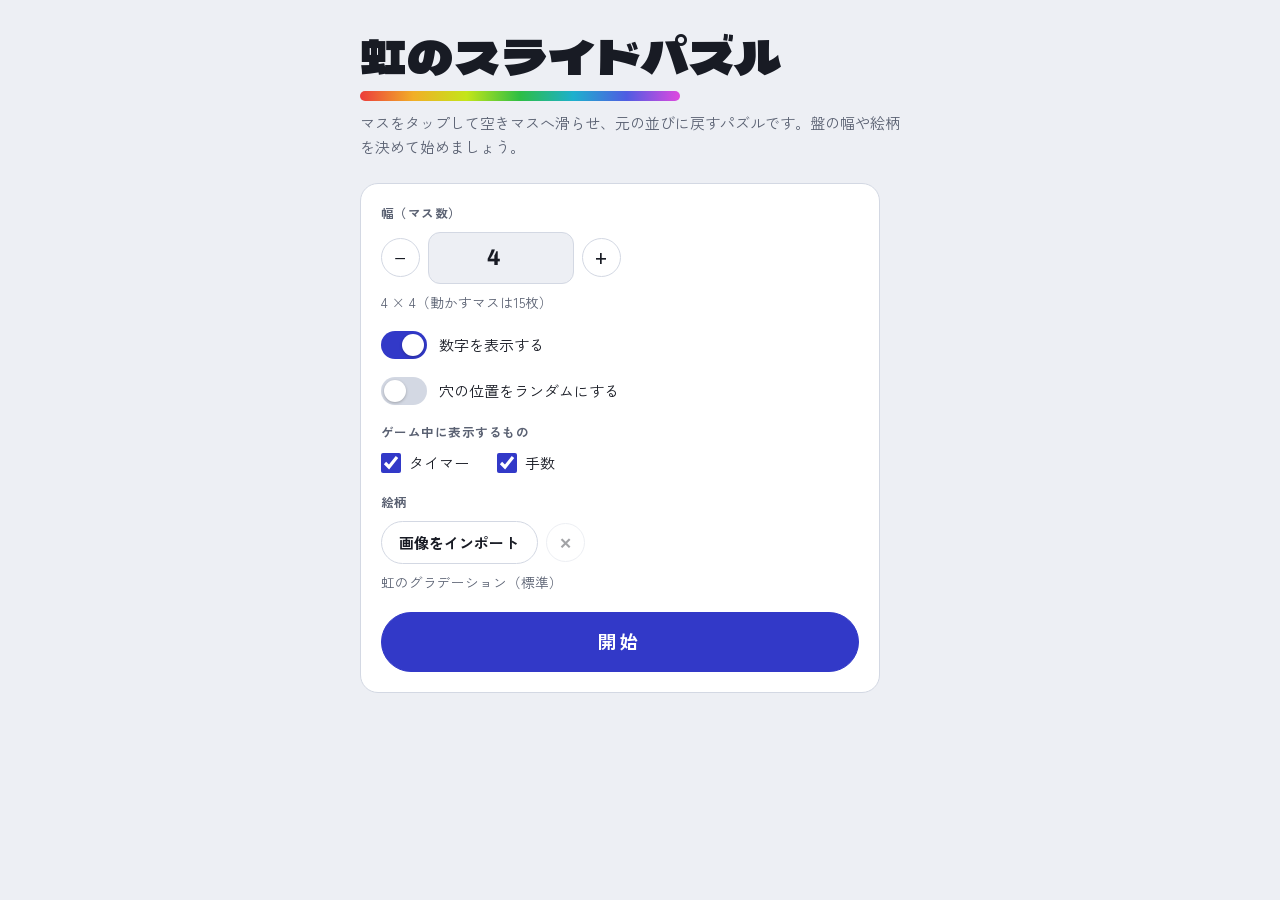
<file: slide-puzzle/index.html>
<!doctype html>
<html lang="ja">
<head>
<meta charset="utf-8">
<meta name="viewport" content="width=device-width, initial-scale=1, viewport-fit=cover">
<meta name="description" content="幅を自由に決められ、虹のグラデーションや好きな画像で遊べるスライドパズル。">
<title>虹のスライドパズル</title>
<link rel="preconnect" href="https://fonts.googleapis.com">
<link rel="preconnect" href="https://fonts.gstatic.com" crossorigin>
<link href="https://fonts.googleapis.com/css2?family=Chivo+Mono:wght@500;700&family=Dela+Gothic+One&family=Zen+Kaku+Gothic+New:wght@400;700&display=swap" rel="stylesheet">
<link rel="stylesheet" href="css/style.css">
</head>
<body>
<main id="start" class="start">
  <header class="brand">
    <h1>虹のスライドパズル</h1>
    <div class="spectrum" aria-hidden="true"></div>
    <p class="lede">マスをタップして空きマスへ滑らせ、元の並びに戻すパズルです。盤の幅や絵柄を決めて始めましょう。</p>
  </header>

  <div class="startBody">
    <form id="setup" class="setup" novalidate>
      <div class="field">
        <label for="sizeInput" class="label">幅（マス数）</label>
        <div class="stepper">
          <button type="button" id="sizeDec" class="btn icon" aria-label="幅を1減らす">−</button>
          <input id="sizeInput" type="number" inputmode="numeric" min="2" step="1" value="4" aria-describedby="sizeNote">
          <button type="button" id="sizeInc" class="btn icon" aria-label="幅を1増やす">+</button>
        </div>
        <p id="sizeNote" class="note">4 × 4（動かすマスは15枚）</p>
      </div>

      <label class="switch" for="optNum">
        <input type="checkbox" id="optNum" checked>
        <span class="track" aria-hidden="true"></span>
        <span>数字を表示する</span>
      </label>
      <label class="switch" for="optHole">
        <input type="checkbox" id="optHole">
        <span class="track" aria-hidden="true"></span>
        <span>穴の位置をランダムにする</span>
      </label>

      <div class="field">
        <span class="label">ゲーム中に表示するもの</span>
        <div class="checkRow">
          <label class="check" for="optTimer"><input type="checkbox" id="optTimer" checked><span>タイマー</span></label>
          <label class="check" for="optMoves"><input type="checkbox" id="optMoves" checked><span>手数</span></label>
        </div>
        <p id="scoreWarn" class="warnSmall" hidden>ポイントが算出できなくなります</p>
      </div>

      <div class="field">
        <span class="label">絵柄</span>
        <div class="imgRow">
          <button type="button" id="importBtn" class="btn">画像をインポート</button>
          <button type="button" id="clearImg" class="btn icon" aria-label="画像を消す" disabled>✕</button>
        </div>
        <p id="imgNote" class="note imgName">虹のグラデーション（標準）</p>
        <button type="button" id="recropBtn" class="link" hidden>切り抜く範囲を調整する</button>
      </div>

      <button type="submit" class="btn primary big">開始</button>
    </form>
  </div>
</main>

<section id="game" class="game" hidden>
  <div class="hud" id="hud">
    <button type="button" id="giveUp" class="btn small">諦める</button>
    <div class="stat" id="statTime"><span class="k">時間</span><span id="timer" class="v">00:00.0</span></div>
    <div class="stat" id="statMoves"><span class="k">手数</span><span id="moves" class="v">0</span></div>
  </div>
  <div id="doneTop" class="doneTop" hidden>
    <span id="dLabel" class="k">ポイント</span>
    <span id="dPoints" class="pv">0</span>
    <span id="dSub" class="sub"></span>
  </div>
  <div id="stage" class="stage">
    <canvas id="board" aria-label="パズル盤面" tabindex="0"></canvas>
    <p id="hint" class="hint">最初にマスを動かすとタイマーが始まります</p>
  </div>
  <div id="zoomBar" class="zoomBar" hidden>
    <button type="button" id="zoomOut" class="btn icon" aria-label="縮小">−</button>
    <input id="zoomRange" type="range" min="0" max="1000" value="0" aria-label="縮尺">
    <button type="button" id="zoomIn" class="btn icon" aria-label="拡大">+</button>
    <span id="zoomPct" class="pct">100%</span>
  </div>
  <div id="doneBar" class="doneBar" hidden>
    <button type="button" id="doneStart" class="btn">開始画面に戻る</button>
    <button type="button" id="doneShare" class="btn">共有する</button>
    <button type="button" id="doneAgain" class="btn primary">もう一度する</button>
  </div>
</section>

<div id="cropModal" class="modal" hidden role="dialog" aria-modal="true" aria-labelledby="cropTitle">
  <div class="sheet">
    <h2 id="cropTitle">切り抜く範囲を選ぶ</h2>
    <p class="note">枠の中がパズルになります。ドラッグで位置を、スライダーや2本指・ホイールで大きさを調整できます。</p>
    <div id="cropBox" class="cropBox"><canvas id="cropCanvas"></canvas></div>
    <div class="cropZoomRow">
      <span>小</span>
      <input id="cropZoom" type="range" min="0" max="1000" value="0" aria-label="切り抜きの拡大率">
      <span>大</span>
    </div>
    <div class="actions">
      <button type="button" id="cropCancel" class="btn">取り消す</button>
      <button type="button" id="cropOk" class="btn primary">この範囲で決定</button>
    </div>
  </div>
</div>

<div id="clearModal" class="modal" hidden role="dialog" aria-modal="true" aria-labelledby="clearTitle">
  <div class="sheet clear">
    <button type="button" id="clearClose" class="btn icon close" aria-label="結果を閉じて盤面を見る">✕</button>
    <p id="clearSize" class="eyebrow">4 × 4</p>
    <h2 id="clearTitle">完成！</h2>
    <div class="bar" aria-hidden="true"></div>
    <dl class="results" id="results">
      <div id="resTime"><dt>かかった時間</dt><dd id="rTime">00:00.0</dd></div>
      <div id="resMoves"><dt>手数</dt><dd id="rMoves">0</dd></div>
    </dl>
    <p id="noPoints" class="note" hidden>タイマーか手数の表示がオフのため、ポイントは算出していません。</p>
    <div class="points" id="pointsBlock">
      <span class="k">ポイント</span>
      <span id="rPoints" class="pv">0</span>
      <span id="rBest" class="best"></span>
    </div>
    <p id="rFormula" class="formula"></p>
    <button type="button" id="shareBtn" class="btn share">共有する</button>
    <div class="actions">
      <button type="button" id="toStart" class="btn">開始画面に戻る</button>
      <button type="button" id="again" class="btn primary">もう一度する</button>
    </div>
  </div>
</div>

<div id="shareModal" class="modal" hidden role="dialog" aria-modal="true" aria-labelledby="shareTitle">
  <div class="sheet">
    <button type="button" id="shareX" class="btn icon close" aria-label="閉じる">✕</button>
    <h2 id="shareTitle">戦績の画像</h2>
    <p class="note">この画面では直接保存できなかったため、画像を長押し（パソコンでは右クリック）して保存してください。</p>
    <img id="shareImg" alt="ポイント・完成図・時間・手数をまとめた戦績の画像">
    <div class="actions"><button type="button" id="shareClose" class="btn">閉じる</button></div>
  </div>
</div>

<input type="file" id="fileInput" accept="image/*" hidden>

<script src="js/main.js"></script>
</body>
</html>
</file>
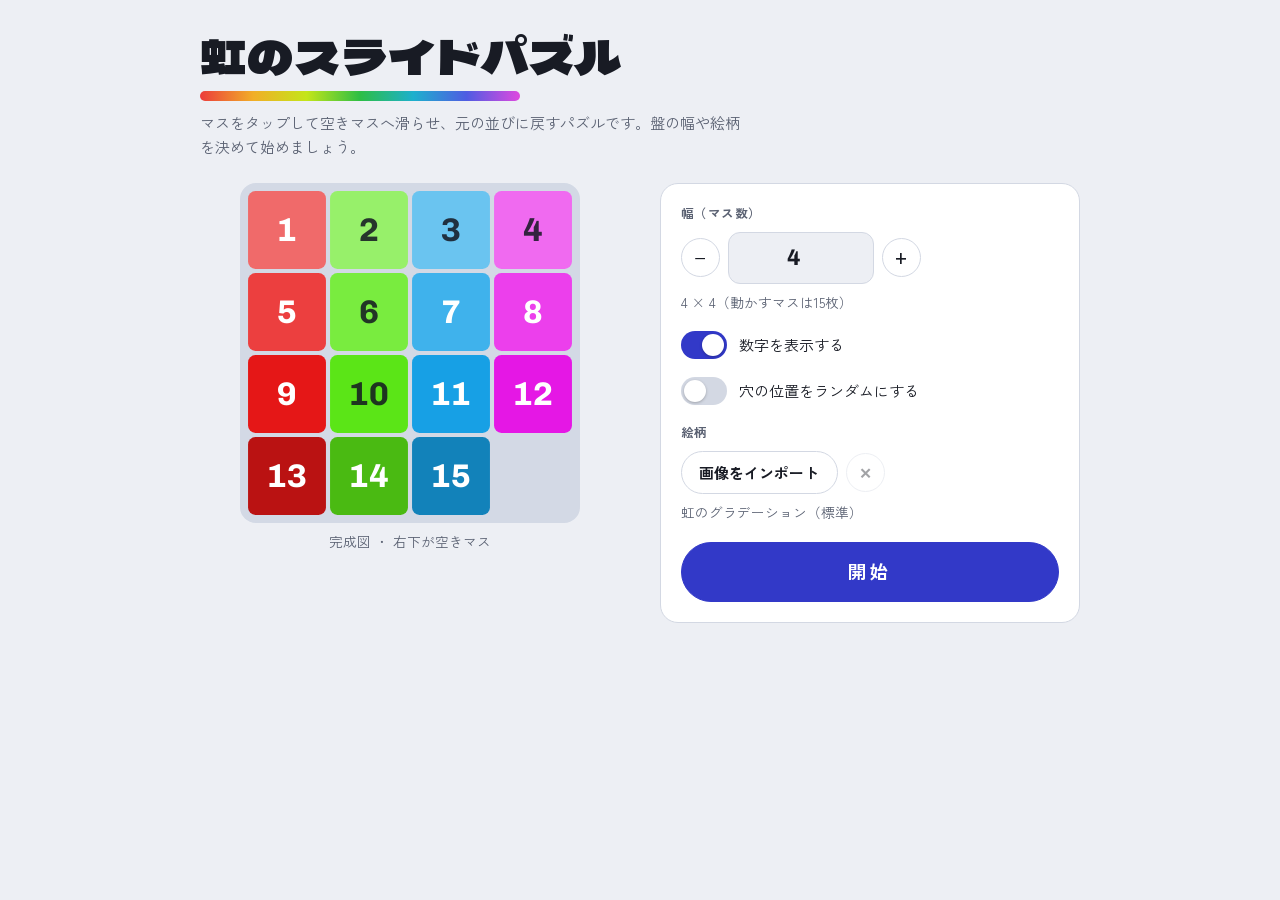
<file: 虹のスライドパズル.html>
<!doctype html><html><head><meta charset=utf8><meta name=viewport content="width=device-width,initial-scale=1,viewport-fit=cover"><style>:root{color-scheme:light;box-sizing:border-box;padding-top:env(safe-area-inset-top,0px);padding-bottom:env(safe-area-inset-bottom,0px)}html{scroll-padding-top:env(safe-area-inset-top,0px)}body{margin:0;padding:0;font:14px -apple-system,BlinkMacSystemFont,sans-serif;background:#fff;color:#000}img{max-width:100%}[hidden]:not([hidden=until-found i]){display:none!important}</style></head><body>
<title>虹のスライドパズル</title>
<link rel="preconnect" href="https://fonts.googleapis.com">
<link rel="preconnect" href="https://fonts.gstatic.com" crossorigin>
<link href="https://fonts.googleapis.com/css2?family=Chivo+Mono:wght@500;700&family=Dela+Gothic+One&family=Zen+Kaku+Gothic+New:wght@400;700&display=swap" rel="stylesheet">
<style>
/* Layout: one-column setup card (two columns on wide screens) → full-height game screen with HUD / stage / zoom bar */
:root {
  --bg: #EDEFF4;
  --surface: #FFFFFF;
  --ink: #181B24;
  --muted: #5A6172;
  --line: #D3D8E3;
  --accent: #3239C8;
  --accent-ink: #FFFFFF;
  --tray: #D3D9E5;
  --stage: #E2E6EE;
  --scrim: rgba(18, 20, 28, .55);
  --danger: #B42318;
  --f-display: "Dela Gothic One", "Hiragino Sans", "Yu Gothic", sans-serif;
  --f-body: "Zen Kaku Gothic New", "Hiragino Sans", "Yu Gothic", "Meiryo", sans-serif;
  --f-mono: "Chivo Mono", ui-monospace, "SFMono-Regular", Menlo, monospace;
  --spectrum: linear-gradient(90deg, hsl(0 82% 58%), hsl(40 88% 55%), hsl(70 80% 50%), hsl(130 62% 46%), hsl(190 75% 46%), hsl(235 72% 60%), hsl(300 70% 58%));
}
@media (prefers-color-scheme: dark) {
  :root:not([data-theme="light"]) {
    --bg: #101219; --surface: #1A1D27; --ink: #EBEDF3; --muted: #9BA2B4; --line: #2C3140;
    --accent: #8C92FF; --accent-ink: #0E1020; --tray: #07080C; --stage: #151821;
    --scrim: rgba(0, 0, 0, .62); --danger: #FF8A7A; color-scheme: dark;
  }
}
:root[data-theme="dark"] {
  --bg: #101219; --surface: #1A1D27; --ink: #EBEDF3; --muted: #9BA2B4; --line: #2C3140;
  --accent: #8C92FF; --accent-ink: #0E1020; --tray: #07080C; --stage: #151821;
  --scrim: rgba(0, 0, 0, .62); --danger: #FF8A7A; color-scheme: dark;
}
html, body { height: 100%; }
body {
  background: var(--bg); color: var(--ink);
  font-family: var(--f-body); font-size: 15px; line-height: 1.6;
  padding-inline: 16px; box-sizing: border-box;
  -webkit-tap-highlight-color: transparent;
}
body.playing { overflow: hidden; overscroll-behavior: none; }
*, *::before, *::after { box-sizing: inherit; }
button, input { font: inherit; color: inherit; }

/* ---------- buttons ---------- */
.btn {
  appearance: none; border: 1px solid var(--line); background: var(--surface);
  border-radius: 999px; padding: .55em 1.15em; font-weight: 700; cursor: pointer;
  display: inline-flex; align-items: center; justify-content: center; gap: .4em;
  transition: transform .08s ease, background-color .15s ease, border-color .15s ease;
  touch-action: manipulation; user-select: none;
}
.btn:active { transform: scale(.97); }
.btn:disabled { opacity: .4; cursor: not-allowed; transform: none; }
.btn.primary { background: var(--accent); border-color: var(--accent); color: var(--accent-ink); }
.btn.icon { width: 2.6em; height: 2.6em; padding: 0; font-size: 1em; line-height: 1; }
.btn.big { font-size: 1.15rem; padding: .8em 1em; width: 100%; letter-spacing: .2em; }
.btn.small { font-size: .9rem; padding: .45em 1em; }
:focus-visible { outline: 3px solid var(--accent); outline-offset: 2px; }
.link { appearance: none; border: 0; background: none; padding: 0; color: var(--accent); font-weight: 700; cursor: pointer; text-decoration: underline; text-underline-offset: 3px; justify-self: start; }

/* ---------- start screen ---------- */
.start {
  max-width: 880px; margin: 0 auto; padding-block: 28px 40px;
  display: grid; gap: 24px; align-content: start; min-height: 100%;
}
.brand { display: grid; gap: 10px; }
.brand h1 {
  font-family: var(--f-display); font-weight: 400; margin: 0;
  font-size: clamp(2rem, 8vw, 2.9rem); line-height: 1.15; letter-spacing: .02em; text-wrap: balance;
}
.spectrum { height: 10px; border-radius: 5px; background: var(--spectrum); max-width: 320px; }
.lede { margin: 0; color: var(--muted); max-width: 36em; }
.startBody { display: grid; gap: 24px; }
@media (min-width: 760px) {
  .startBody { grid-template-columns: minmax(0, 1fr) minmax(0, 1fr); align-items: start; gap: 40px; }
}
.previewWrap { display: grid; gap: 8px; justify-items: center; }
.previewBox {
  width: min(100%, 340px); aspect-ratio: 1; max-width: 100%;
  background: var(--tray); border-radius: 16px; padding: 6px;
}
#preview { width: 100%; height: 100%; display: block; }
.cap { margin: 0; font-size: .85rem; color: var(--muted); text-align: center; }

.setup {
  background: var(--surface); border: 1px solid var(--line); border-radius: 18px;
  padding: 20px; display: grid; gap: 18px; min-width: 0;
}
.field { display: grid; gap: 8px; }
.label { font-size: .78rem; font-weight: 700; letter-spacing: .12em; color: var(--muted); }
.stepper { display: flex; align-items: center; gap: 8px; }
.stepper input {
  width: 6.5em; min-width: 0; text-align: center; font-family: var(--f-mono); font-size: 1.4rem; font-weight: 700;
  padding: .3em .4em; border: 1px solid var(--line); border-radius: 12px; background: var(--bg);
  font-variant-numeric: tabular-nums;
}
.stepper input[aria-invalid="true"] { border-color: var(--danger); }
.stepper .times { font-family: var(--f-mono); color: var(--muted); font-size: 1.05rem; }
.note { margin: 0; font-size: .85rem; color: var(--muted); }
.note.warn { color: var(--danger); }

.switch { display: flex; align-items: center; gap: 12px; cursor: pointer; user-select: none; }
.switch input { position: absolute; opacity: 0; width: 1px; height: 1px; }
.track {
  flex: none; width: 46px; height: 28px; border-radius: 999px; background: var(--line);
  position: relative; transition: background-color .15s ease;
}
.track::after {
  content: ""; position: absolute; top: 3px; left: 3px; width: 22px; height: 22px; border-radius: 50%;
  background: var(--surface); box-shadow: 0 1px 3px rgba(0,0,0,.25); transition: transform .15s ease;
}
.switch input:checked + .track { background: var(--accent); }
.switch input:checked + .track::after { transform: translateX(18px); }
.switch input:focus-visible + .track { outline: 3px solid var(--accent); outline-offset: 2px; }

.imgRow { display: flex; gap: 8px; align-items: center; flex-wrap: wrap; }
.imgName { overflow-wrap: anywhere; }

/* ---------- game screen ---------- */
.game { height: 100%; display: flex; flex-direction: column; gap: 10px; padding-block: 10px 12px; }
.hud { display: grid; grid-template-columns: auto 1fr 1fr; align-items: center; gap: 12px; }
.stat { display: grid; justify-items: end; line-height: 1.2; }
.stat .k { font-size: .72rem; letter-spacing: .14em; color: var(--muted); font-weight: 700; }
.stat .v { font-family: var(--f-mono); font-weight: 700; font-size: clamp(1.2rem, 5vw, 1.6rem); font-variant-numeric: tabular-nums; }
.stage {
  flex: 1; min-height: 0; position: relative; border-radius: 16px; overflow: hidden; background: var(--stage);
}
#board { position: absolute; inset: 0; display: block; touch-action: none; cursor: pointer; }
.hint {
  position: absolute; left: 50%; top: 10px; transform: translateX(-50%); margin: 0;
  background: var(--surface); color: var(--muted); border: 1px solid var(--line);
  padding: 4px 12px; border-radius: 999px; font-size: .8rem; white-space: nowrap; pointer-events: none;
  max-width: calc(100% - 20px); overflow: hidden; text-overflow: ellipsis;
}
.zoomBar { display: flex; align-items: center; gap: 10px; }
.zoomBar input[type="range"] { flex: 1; min-width: 0; accent-color: var(--accent); height: 32px; }
.pct { font-family: var(--f-mono); font-size: .85rem; color: var(--muted); min-width: 4.2em; text-align: right; font-variant-numeric: tabular-nums; }

/* ---------- modals ---------- */
.modal {
  position: fixed; inset: 0; z-index: 10; background: var(--scrim);
  display: flex; align-items: center; justify-content: center;
  padding: calc(16px + env(safe-area-inset-top, 0px)) 16px calc(16px + env(safe-area-inset-bottom, 0px));
  overflow-y: auto;
}
.sheet {
  background: var(--surface); border-radius: 20px; padding: 22px; width: min(100%, 440px);
  display: grid; gap: 14px; box-shadow: 0 20px 60px rgba(0,0,0,.3); margin: auto;
}
.sheet h2 { margin: 0; font-family: var(--f-display); font-weight: 400; font-size: 1.5rem; line-height: 1.25; text-wrap: balance; }
.cropBox { width: 100%; aspect-ratio: 1; max-width: 100%; border-radius: 12px; overflow: hidden; background: var(--stage); position: relative; }
#cropCanvas { position: absolute; inset: 0; width: 100%; height: 100%; display: block; touch-action: none; cursor: grab; }
.cropZoomRow { display: flex; align-items: center; gap: 10px; }
.cropZoomRow input { flex: 1; min-width: 0; accent-color: var(--accent); }
.cropZoomRow span { font-size: .8rem; color: var(--muted); }
.actions { display: flex; gap: 10px; flex-wrap: wrap; }
.actions .btn { flex: 1 1 140px; }

.clear { text-align: center; }
.clear .eyebrow { margin: 0; font-family: var(--f-mono); color: var(--muted); font-size: .85rem; letter-spacing: .1em; }
.clear h2 { font-size: 2.2rem; }
.clear .bar { height: 8px; border-radius: 4px; background: var(--spectrum); width: 60%; margin: -4px auto 0; }
.results { display: grid; grid-template-columns: 1fr 1fr; gap: 10px; margin: 0; }
.results div { background: var(--bg); border-radius: 12px; padding: 10px; display: grid; gap: 2px; }
.results dt { font-size: .72rem; letter-spacing: .14em; color: var(--muted); font-weight: 700; }
.results dd { margin: 0; font-family: var(--f-mono); font-weight: 700; font-size: 1.35rem; font-variant-numeric: tabular-nums; }
.points { display: grid; gap: 0; justify-items: center; }
.points .k { font-size: .72rem; letter-spacing: .14em; color: var(--muted); font-weight: 700; }
.points .pv { font-family: var(--f-display); font-size: clamp(2.4rem, 12vw, 3.2rem); line-height: 1.1; color: var(--accent); font-variant-numeric: tabular-nums; }
.best { font-size: .85rem; font-weight: 700; color: var(--muted); }
.best.new { color: var(--accent); }
.formula { margin: 0; font-size: .78rem; color: var(--muted); }

@media (prefers-reduced-motion: reduce) {
  .btn, .track, .track::after { transition: none; }
}
</style>

<main id="start" class="start">
  <header class="brand">
    <h1>虹のスライドパズル</h1>
    <div class="spectrum" aria-hidden="true"></div>
    <p class="lede">マスをタップして空きマスへ滑らせ、元の並びに戻すパズルです。盤の幅や絵柄を決めて始めましょう。</p>
  </header>

  <div class="startBody">
    <div class="previewWrap">
      <div class="previewBox"><canvas id="preview" aria-label="完成図のプレビュー"></canvas></div>
      <p id="previewCap" class="cap">完成図 ・ 右下が空きマス</p>
    </div>

    <form id="setup" class="setup" novalidate>
      <div class="field">
        <label for="sizeInput" class="label">幅（マス数）</label>
        <div class="stepper">
          <button type="button" id="sizeDec" class="btn icon" aria-label="幅を1減らす">−</button>
          <input id="sizeInput" type="number" inputmode="numeric" min="2" step="1" value="4" aria-describedby="sizeNote">
          <button type="button" id="sizeInc" class="btn icon" aria-label="幅を1増やす">+</button>
        </div>
        <p id="sizeNote" class="note">4 × 4（動かすマスは15枚）</p>
      </div>

      <label class="switch" for="optNum">
        <input type="checkbox" id="optNum" checked>
        <span class="track" aria-hidden="true"></span>
        <span>数字を表示する</span>
      </label>
      <label class="switch" for="optHole">
        <input type="checkbox" id="optHole">
        <span class="track" aria-hidden="true"></span>
        <span>穴の位置をランダムにする</span>
      </label>

      <div class="field">
        <span class="label">絵柄</span>
        <div class="imgRow">
          <button type="button" id="importBtn" class="btn">画像をインポート</button>
          <button type="button" id="clearImg" class="btn icon" aria-label="画像を消す" disabled>✕</button>
        </div>
        <p id="imgNote" class="note imgName">虹のグラデーション（標準）</p>
        <button type="button" id="recropBtn" class="link" hidden>切り抜く範囲を調整する</button>
      </div>

      <button type="submit" class="btn primary big">開始</button>
    </form>
  </div>
</main>

<section id="game" class="game" hidden>
  <div class="hud">
    <button type="button" id="giveUp" class="btn small">諦める</button>
    <div class="stat"><span class="k">時間</span><span id="timer" class="v">00:00.0</span></div>
    <div class="stat"><span class="k">手数</span><span id="moves" class="v">0</span></div>
  </div>
  <div id="stage" class="stage">
    <canvas id="board" aria-label="パズル盤面" tabindex="0"></canvas>
    <p id="hint" class="hint">最初にマスを動かすとタイマーが始まります</p>
  </div>
  <div id="zoomBar" class="zoomBar" hidden>
    <button type="button" id="zoomOut" class="btn icon" aria-label="縮小">−</button>
    <input id="zoomRange" type="range" min="0" max="1000" value="0" aria-label="縮尺">
    <button type="button" id="zoomIn" class="btn icon" aria-label="拡大">+</button>
    <span id="zoomPct" class="pct">100%</span>
  </div>
</section>

<div id="cropModal" class="modal" hidden role="dialog" aria-modal="true" aria-labelledby="cropTitle">
  <div class="sheet">
    <h2 id="cropTitle">切り抜く範囲を選ぶ</h2>
    <p class="note">枠の中がパズルになります。ドラッグで位置を、スライダーや2本指・ホイールで大きさを調整できます。</p>
    <div id="cropBox" class="cropBox"><canvas id="cropCanvas"></canvas></div>
    <div class="cropZoomRow">
      <span>小</span>
      <input id="cropZoom" type="range" min="0" max="1000" value="0" aria-label="切り抜きの拡大率">
      <span>大</span>
    </div>
    <div class="actions">
      <button type="button" id="cropCancel" class="btn">取り消す</button>
      <button type="button" id="cropOk" class="btn primary">この範囲で決定</button>
    </div>
  </div>
</div>

<div id="clearModal" class="modal" hidden role="dialog" aria-modal="true" aria-labelledby="clearTitle">
  <div class="sheet clear">
    <p id="clearSize" class="eyebrow">4 × 4</p>
    <h2 id="clearTitle">完成！</h2>
    <div class="bar" aria-hidden="true"></div>
    <dl class="results">
      <div><dt>かかった時間</dt><dd id="rTime">00:00.0</dd></div>
      <div><dt>手数</dt><dd id="rMoves">0</dd></div>
    </dl>
    <div class="points">
      <span class="k">ポイント</span>
      <span id="rPoints" class="pv">0</span>
      <span id="rBest" class="best"></span>
    </div>
    <p id="rFormula" class="formula"></p>
    <div class="actions">
      <button type="button" id="toStart" class="btn">開始画面に戻る</button>
      <button type="button" id="again" class="btn primary">もう一度する</button>
    </div>
  </div>
</div>

<input type="file" id="fileInput" accept="image/*" hidden>

<script>
(() => {
  'use strict';
  const $ = id => document.getElementById(id);
  const clamp = (v, a, b) => Math.min(b, Math.max(a, v));
  const store = {
    get(k) { try { return localStorage.getItem(k); } catch (e) { return null; } },
    set(k, v) { try { localStorage.setItem(k, v); } catch (e) {} }
  };
  const reduceMotion = window.matchMedia('(prefers-reduced-motion: reduce)').matches;

  /* ================= settings ================= */
  const settings = { n: 4, showNum: true, randomHole: false };
  try {
    const s = JSON.parse(store.get('slide-settings') || 'null');
    if (s) {
      if (Number.isInteger(s.n) && s.n >= 2) settings.n = s.n;
      settings.showNum = !!s.showNum;
      settings.randomHole = !!s.randomHole;
    }
  } catch (e) {}

  // picture: { img, url, name, crop:{sx,sy,size}, square, canvas }
  let picture = null;

  /* ================= colors ================= */
  let theme = {};
  function readTheme() {
    const cs = getComputedStyle(document.documentElement);
    theme = {
      tray: cs.getPropertyValue('--tray').trim() || '#D3D9E5',
      stage: cs.getPropertyValue('--stage').trim() || '#E2E6EE'
    };
  }
  function hexToRgb(hex) {
    const m = /^#?([0-9a-f]{6})$/i.exec(hex);
    if (!m) return [128, 128, 128];
    const v = parseInt(m[1], 16);
    return [(v >> 16) & 255, (v >> 8) & 255, v & 255];
  }
  function hslToRgb(h, s, l) {
    s /= 100; l /= 100;
    const a = s * Math.min(l, 1 - l);
    const f = k0 => { const k = (k0 + h / 30) % 12; return l - a * Math.max(-1, Math.min(k - 3, 9 - k, 1)); };
    return [Math.round(f(0) * 255), Math.round(f(8) * 255), Math.round(f(4) * 255)];
  }
  // Rainbow: hue runs left→right (red to magenta), lightness falls top→bottom.
  function rainbowHSL(t, n) {
    const r = Math.floor(t / n), c = t % n;
    const u = n > 1 ? c / (n - 1) : 0, v = n > 1 ? r / (n - 1) : 0;
    return [u * 300, 82, 68 - v * 28];
  }

  /* ================= tile drawing ================= */
  function drawTile(ctx, t, x, y, s, n, img, showNum) {
    const g = s >= 24 ? Math.max(0.75, s * 0.025) : (s >= 8 ? 0.5 : 0);
    const rad = s >= 20 ? s * 0.09 : 0;
    const dx = x + g, dy = y + g, dw = s - 2 * g;
    ctx.beginPath();
    if (rad && ctx.roundRect) ctx.roundRect(dx, dy, dw, dw, rad); else ctx.rect(dx, dy, dw, dw);
    let light = false;
    if (img) {
      const ss = img.width / n;
      const r = Math.floor(t / n), c = t % n;
      ctx.save();
      ctx.clip();
      ctx.drawImage(img, c * ss, r * ss, ss, ss, x, y, s, s);
      ctx.restore();
    } else {
      const [h, sa, l] = rainbowHSL(t, n);
      ctx.fillStyle = `hsl(${h} ${sa}% ${l}%)`;
      ctx.fill();
      const [R, G, B] = hslToRgb(h, sa, l);
      light = (0.299 * R + 0.587 * G + 0.114 * B) / 255 > 0.62;
    }
    if (showNum && s >= 14) {
      const label = String(t + 1);
      let fs = Math.min(s * 0.4, 72);
      fs = Math.min(fs, (s * 0.82) / (label.length * 0.62));
      ctx.font = `700 ${fs}px "Chivo Mono", ui-monospace, Menlo, monospace`;
      ctx.textAlign = 'center';
      ctx.textBaseline = 'middle';
      const cx = x + s / 2, cy = y + s / 2 + fs * 0.04;
      if (img) {
        ctx.lineJoin = 'round';
        ctx.lineWidth = Math.max(2, fs * 0.22);
        ctx.strokeStyle = 'rgba(0,0,0,.65)';
        ctx.strokeText(label, cx, cy);
        ctx.fillStyle = '#FFFFFF';
      } else {
        ctx.fillStyle = light ? 'rgba(20,23,34,.86)' : '#FFFFFF';
      }
      ctx.fillText(label, cx, cy);
    }
  }

  /* ================= start screen ================= */
  const sizeInput = $('sizeInput'), sizeNote = $('sizeNote');
  const optNum = $('optNum'), optHole = $('optHole');
  sizeInput.value = settings.n;
  optNum.checked = settings.showNum;
  optHole.checked = settings.randomHole;

  function readSize() {
    const raw = sizeInput.value.trim();
    if (!/^\d+$/.test(raw)) return null;
    const n = Number(raw);
    return Number.isSafeInteger(n) && n >= 2 ? n : null;
  }
  function updateSizeNote() {
    const n = readSize();
    if (n === null) {
      sizeInput.setAttribute('aria-invalid', 'true');
      sizeNote.textContent = '幅は2以上の整数で入力してください。';
      sizeNote.className = 'note warn';
      return;
    }
    sizeInput.removeAttribute('aria-invalid');
    settings.n = n;
    let txt = `${n.toLocaleString('ja-JP')} × ${n.toLocaleString('ja-JP')}（動かすマスは${(n * n - 1).toLocaleString('ja-JP')}枚）`;
    let warn = false;
    if (n >= 2000) { txt += ' とても大きな盤面です。端末によっては開始できないことがあります。'; warn = true; }
    else if (n >= 100) { txt += ' 大きな盤面は動作が重くなることがあります。'; }
    sizeNote.textContent = txt;
    sizeNote.className = warn ? 'note warn' : 'note';
    drawPreview();
  }
  sizeInput.addEventListener('input', updateSizeNote);
  $('sizeDec').addEventListener('click', () => { sizeInput.value = Math.max(2, (readSize() || settings.n) - 1); updateSizeNote(); });
  $('sizeInc').addEventListener('click', () => { sizeInput.value = (readSize() || settings.n) + 1; updateSizeNote(); });
  optNum.addEventListener('change', () => { settings.showNum = optNum.checked; drawPreview(); });
  optHole.addEventListener('change', () => { settings.randomHole = optHole.checked; drawPreview(); });

  // preview
  const preview = $('preview'), pctx = preview.getContext('2d');
  function drawPreview() {
    const rect = preview.getBoundingClientRect();
    const size = Math.max(1, Math.round(rect.width));
    if (!rect.width) return;
    const dpr = Math.min(window.devicePixelRatio || 1, 3);
    preview.width = preview.height = Math.round(size * dpr);
    pctx.setTransform(dpr, 0, 0, dpr, 0, 0);
    pctx.clearRect(0, 0, size, size);
    const n = settings.n, s = size / n;
    const img = picture ? picture.canvas : null;
    if (s >= 2.5 && n <= 160) {
      const N2 = n * n;
      for (let t = 0; t < N2; t++) {
        if (!settings.randomHole && t === N2 - 1) continue;
        drawTile(pctx, t, (t % n) * s, Math.floor(t / n) * s, s, n, img, settings.showNum);
      }
    } else if (img) {
      pctx.imageSmoothingQuality = 'high';
      pctx.drawImage(img, 0, 0, size, size);
    } else {
      const k = 48, c = document.createElement('canvas');
      c.width = c.height = k;
      const cx = c.getContext('2d');
      for (let t = 0; t < k * k; t++) {
        const [h, sa, l] = rainbowHSL(t, k);
        cx.fillStyle = `hsl(${h} ${sa}% ${l}%)`;
        cx.fillRect(t % k, Math.floor(t / k), 1, 1);
      }
      pctx.imageSmoothingEnabled = true;
      pctx.drawImage(c, 0, 0, size, size);
    }
    $('previewCap').textContent = settings.randomHole
      ? '完成図 ・ 空きマスの位置は開始時にランダムで決まります'
      : '完成図 ・ 右下が空きマス';
  }

  // image import
  const fileInput = $('fileInput');
  $('importBtn').addEventListener('click', () => fileInput.click());
  fileInput.addEventListener('change', e => {
    const f = e.target.files && e.target.files[0];
    e.target.value = '';
    if (!f) return;
    const url = URL.createObjectURL(f);
    const img = new Image();
    img.onload = () => {
      const w = img.naturalWidth, h = img.naturalHeight;
      if (w === h) {
        setPicture({ img, url, name: f.name, square: true, crop: { sx: 0, sy: 0, size: w } });
      } else {
        openCrop({ img, url, name: f.name, square: false }, null);
      }
    };
    img.onerror = () => {
      URL.revokeObjectURL(url);
      const note = $('imgNote');
      note.textContent = 'この画像は読み込めませんでした。JPEG・PNG・WebP などの画像を選んでください。';
      note.className = 'note warn imgName';
    };
    img.src = url;
  });
  $('clearImg').addEventListener('click', () => {
    if (picture) URL.revokeObjectURL(picture.url);
    picture = null;
    updateImgUI();
  });
  $('recropBtn').addEventListener('click', () => { if (picture) openCrop(picture, picture.crop); });

  function setPicture(p) {
    const { img, crop } = p;
    const out = Math.max(1, Math.min(2048, Math.round(crop.size)));
    const c = document.createElement('canvas');
    c.width = c.height = out;
    const cx = c.getContext('2d');
    cx.imageSmoothingQuality = 'high';
    cx.drawImage(img, crop.sx, crop.sy, crop.size, crop.size, 0, 0, out, out);
    if (picture && picture.url !== p.url) URL.revokeObjectURL(picture.url);
    picture = { ...p, canvas: c };
    updateImgUI();
  }
  function updateImgUI() {
    const note = $('imgNote');
    note.className = 'note imgName';
    note.textContent = picture ? `画像：${picture.name}` : '虹のグラデーション（標準）';
    $('clearImg').disabled = !picture;
    $('recropBtn').hidden = !picture || picture.square;
    drawPreview();
  }

  $('setup').addEventListener('submit', e => {
    e.preventDefault();
    const n = readSize();
    if (n === null) { updateSizeNote(); sizeInput.focus(); return; }
    settings.n = n;
    store.set('slide-settings', JSON.stringify(settings));
    startGame();
  });

  /* ================= crop ================= */
  const cropCanvas = $('cropCanvas'), cctx = cropCanvas.getContext('2d');
  const crop = { p: null, W: 0, F: 0, m: 0, s: 1, minS: 1, maxS: 5, ix: 0, iy: 0 };
  function openCrop(p, prev) {
    crop.p = p;
    $('cropModal').hidden = false;
    const W = $('cropBox').getBoundingClientRect().width;
    const dpr = Math.min(window.devicePixelRatio || 1, 3);
    cropCanvas.width = cropCanvas.height = Math.round(W * dpr);
    cctx.setTransform(dpr, 0, 0, dpr, 0, 0);
    crop.W = W; crop.F = W * 0.84; crop.m = (W - crop.F) / 2;
    const iw = p.img.naturalWidth, ih = p.img.naturalHeight;
    crop.minS = crop.F / Math.min(iw, ih);
    crop.maxS = crop.minS * 6;
    if (prev) {
      crop.s = clamp(crop.F / prev.size, crop.minS, crop.maxS);
      crop.ix = crop.m - prev.sx * crop.s;
      crop.iy = crop.m - prev.sy * crop.s;
    } else {
      crop.s = crop.minS;
      crop.ix = (W - iw * crop.s) / 2;
      crop.iy = (W - ih * crop.s) / 2;
    }
    clampCrop(); syncCropSlider(); drawCrop();
    $('cropOk').focus();
  }
  function clampCrop() {
    const iw = crop.p.img.naturalWidth * crop.s, ih = crop.p.img.naturalHeight * crop.s;
    crop.ix = clamp(crop.ix, crop.m + crop.F - iw, crop.m);
    crop.iy = clamp(crop.iy, crop.m + crop.F - ih, crop.m);
  }
  function drawCrop() {
    const { W, F, m } = crop;
    const img = crop.p.img;
    cctx.clearRect(0, 0, W, W);
    cctx.fillStyle = theme.stage;
    cctx.fillRect(0, 0, W, W);
    cctx.imageSmoothingQuality = 'high';
    cctx.drawImage(img, crop.ix, crop.iy, img.naturalWidth * crop.s, img.naturalHeight * crop.s);
    cctx.beginPath();
    cctx.rect(0, 0, W, W);
    cctx.rect(m, m, F, F);
    cctx.fillStyle = 'rgba(0,0,0,.55)';
    cctx.fill('evenodd');
    const n = settings.n;
    if (n <= 16) {
      cctx.strokeStyle = 'rgba(255,255,255,.35)';
      cctx.lineWidth = 1;
      cctx.beginPath();
      for (let i = 1; i < n; i++) {
        const o = m + (F * i) / n;
        cctx.moveTo(o, m); cctx.lineTo(o, m + F);
        cctx.moveTo(m, o); cctx.lineTo(m + F, o);
      }
      cctx.stroke();
    }
    cctx.strokeStyle = '#FFFFFF';
    cctx.lineWidth = 2;
    cctx.strokeRect(m, m, F, F);
  }
  function cropZoomAt(ns, px, py) {
    ns = clamp(ns, crop.minS, crop.maxS);
    const bx = (px - crop.ix) / crop.s, by = (py - crop.iy) / crop.s;
    crop.s = ns; crop.ix = px - bx * ns; crop.iy = py - by * ns;
    clampCrop(); syncCropSlider(); drawCrop();
  }
  function syncCropSlider() {
    $('cropZoom').value = Math.round(Math.log(crop.s / crop.minS) / Math.log(crop.maxS / crop.minS) * 1000);
  }
  $('cropZoom').addEventListener('input', e => {
    const v = Number(e.target.value) / 1000;
    const c = crop.W / 2;
    cropZoomAt(crop.minS * Math.pow(crop.maxS / crop.minS, v), c, c);
  });
  $('cropCancel').addEventListener('click', () => {
    if (!picture || picture.url !== crop.p.url) URL.revokeObjectURL(crop.p.url);
    $('cropModal').hidden = true;
  });
  $('cropOk').addEventListener('click', () => {
    const size = crop.F / crop.s;
    const sx = (crop.m - crop.ix) / crop.s, sy = (crop.m - crop.iy) / crop.s;
    setPicture({ img: crop.p.img, url: crop.p.url, name: crop.p.name, square: false, crop: { sx, sy, size } });
    $('cropModal').hidden = true;
  });
  attachGestures(cropCanvas, {
    getPan: () => ({ x: crop.ix, y: crop.iy }),
    setPan: (x, y) => { crop.ix = x; crop.iy = y; clampCrop(); drawCrop(); },
    getScale: () => crop.s,
    zoomAt: cropZoomAt,
    pinch: (g, scale, mx, my) => {
      const ns = clamp(g.scale * scale, crop.minS, crop.maxS);
      const bx = (g.mx - g.px) / g.scale, by = (g.my - g.py) / g.scale;
      crop.s = ns; crop.ix = mx - bx * ns; crop.iy = my - by * ns;
      clampCrop(); syncCropSlider(); drawCrop();
    },
    tap: null
  });

  /* ================= gestures (shared) ================= */
  function attachGestures(el, h) {
    const pts = new Map();
    let g = null;
    const at = e => { const r = el.getBoundingClientRect(); return { x: e.clientX - r.left, y: e.clientY - r.top }; };
    const pinchStart = () => {
      const [a, b] = [...pts.values()];
      const pan = h.getPan();
      return { type: 'pinch', d: Math.hypot(a.x - b.x, a.y - b.y) || 1, mx: (a.x + b.x) / 2, my: (a.y + b.y) / 2, scale: h.getScale(), px: pan.x, py: pan.y };
    };
    const panStart = p => { const pan = h.getPan(); return { type: 'pan', sx: p.x, sy: p.y, px: pan.x, py: pan.y }; };
    el.addEventListener('pointerdown', e => {
      if (e.pointerType === 'mouse' && e.button !== 0) return;
      try { el.setPointerCapture(e.pointerId); } catch (err) {}
      const p = at(e);
      pts.set(e.pointerId, p);
      if (pts.size === 1) { g = panStart(p); g.type = 'tap'; }
      else if (pts.size === 2) g = pinchStart();
    });
    el.addEventListener('pointermove', e => {
      if (!pts.has(e.pointerId)) return;
      const p = at(e);
      pts.set(e.pointerId, p);
      if (!g) return;
      if (g.type === 'tap' && Math.hypot(p.x - g.sx, p.y - g.sy) > 8) g.type = 'pan';
      if (g.type === 'pan' && pts.size === 1) {
        h.setPan(g.px + (p.x - g.sx), g.py + (p.y - g.sy));
      } else if (g.type === 'pinch' && pts.size >= 2) {
        const [a, b] = [...pts.values()];
        const d = Math.hypot(a.x - b.x, a.y - b.y) || 1;
        h.pinch(g, d / g.d, (a.x + b.x) / 2, (a.y + b.y) / 2);
      }
    });
    const end = e => {
      if (!pts.has(e.pointerId)) return;
      const p = at(e);
      const wasTap = g && g.type === 'tap' && pts.size === 1 && e.type === 'pointerup';
      pts.delete(e.pointerId);
      if (wasTap && h.tap) h.tap(p.x, p.y);
      if (pts.size === 1) g = panStart([...pts.values()][0]);
      else if (pts.size === 0) g = null;
    };
    el.addEventListener('pointerup', end);
    el.addEventListener('pointercancel', end);
    el.addEventListener('wheel', e => {
      e.preventDefault();
      let dy = e.deltaY;
      if (e.deltaMode === 1) dy *= 16; else if (e.deltaMode === 2) dy *= 400;
      const f = Math.exp(-dy * (e.ctrlKey ? 0.01 : 0.0015));
      const p = at(e);
      h.zoomAt(h.getScale() * f, p.x, p.y);
    }, { passive: false });
  }
  document.addEventListener('gesturestart', e => e.preventDefault());

  /* ================= game ================= */
  const game = { n: 0, tiles: null, holeId: 0, holePos: 0, moves: 0, t0: 0, elapsed: 0, running: false, solved: false, wrong: 0, anim: null, img: null, showNum: true };
  const cam = { cell: 40, ox: 0, oy: 0, fit: 0, min: 1, max: 100, w: 0, h: 0, dpr: 1 };
  const ZOOM_NEED = 40;   // below this fitted cell size (CSS px) the zoom bar appears
  const PIXEL_MODE = 5;   // below this cell size the board is drawn one pixel per tile
  const board = $('board'), bctx = board.getContext('2d');
  const stage = $('stage');
  let pixel = null, avg = null;
  let timerId = 0;

  function shuffle(n, holeId) {
    const N2 = n * n;
    const a = new Int32Array(N2);
    let wrong = 0;
    do {
      for (let i = 0; i < N2; i++) a[i] = i;
      for (let i = N2 - 1; i > 0; i--) {
        const j = Math.floor(Math.random() * (i + 1));
        const t = a[i]; a[i] = a[j]; a[j] = t;
      }
      // permutation parity via cycle count
      const seen = new Uint8Array(N2);
      let cycles = 0, holePos = 0;
      for (let i = 0; i < N2; i++) {
        if (a[i] === holeId) holePos = i;
        if (seen[i]) continue;
        cycles++;
        let j = i;
        while (!seen[j]) { seen[j] = 1; j = a[j]; }
      }
      const permParity = (N2 - cycles) & 1;
      const dist = Math.abs(Math.floor(holePos / n) - Math.floor(holeId / n)) + Math.abs((holePos % n) - (holeId % n));
      if (permParity !== (dist & 1)) {
        // swap two non-hole tiles to make it solvable
        let p1 = -1, p2 = -1;
        for (let i = 0; i < N2 && p2 < 0; i++) {
          if (a[i] === holeId) continue;
          if (p1 < 0) p1 = i; else p2 = i;
        }
        const t = a[p1]; a[p1] = a[p2]; a[p2] = t;
      }
      wrong = 0;
      for (let i = 0; i < N2; i++) if (a[i] !== i) wrong++;
    } while (wrong === 0);
    return a;
  }

  function startGame() {
    const n = settings.n, N2 = n * n;
    if (N2 > 2 ** 27) { sizeError(); return; }
    const holeId = settings.randomHole ? Math.floor(Math.random() * N2) : N2 - 1;
    let tiles;
    try { tiles = shuffle(n, holeId); } catch (e) { sizeError(); return; }
    stopTimer();
    Object.assign(game, {
      n, tiles, holeId, holePos: tiles.indexOf(holeId), moves: 0, t0: 0, elapsed: 0,
      running: false, solved: false, anim: null, img: picture ? picture.canvas : null, showNum: settings.showNum
    });
    let wrong = 0;
    for (let i = 0; i < N2; i++) if (tiles[i] !== i) wrong++;
    game.wrong = wrong;
    pixel = null; avg = null;
    $('timer').textContent = fmt(0);
    $('moves').textContent = '0';
    $('hint').hidden = false;
    $('clearModal').hidden = true;
    showScreen('game');
    cam.fit = 0;
    layout(false);
    board.focus({ preventScroll: true });
  }
  function sizeError() {
    sizeNote.textContent = 'この幅は大きすぎて、この端末では盤面を用意できませんでした。幅を小さくしてください。';
    sizeNote.className = 'note warn';
  }

  function showScreen(which) {
    $('start').hidden = which !== 'start';
    $('game').hidden = which !== 'game';
    document.body.classList.toggle('playing', which === 'game');
    if (which === 'start') { window.scrollTo(0, 0); drawPreview(); }
  }

  function layout(keep) {
    if ($('game').hidden) return;
    const r = stage.getBoundingClientRect();
    const w = r.width, h = r.height;
    if (!w || !h) return;
    const dpr = Math.min(window.devicePixelRatio || 1, 3);
    const center = keep && cam.fit ? { x: (cam.w / 2 - cam.ox) / cam.cell, y: (cam.h / 2 - cam.oy) / cam.cell, z: cam.cell / cam.fit } : null;
    board.width = Math.round(w * dpr);
    board.height = Math.round(h * dpr);
    cam.w = w; cam.h = h; cam.dpr = dpr;
    const n = game.n;
    cam.fit = Math.max(1e-4, (Math.min(w, h) - 16) / n);
    cam.min = cam.fit;
    cam.max = cam.fit < ZOOM_NEED ? Math.max(72, cam.fit) : cam.fit * 2.5;
    $('zoomBar').hidden = !(cam.fit < ZOOM_NEED);
    if (center) {
      cam.cell = clamp(cam.fit * center.z, cam.min, cam.max);
      cam.ox = w / 2 - center.x * cam.cell;
      cam.oy = h / 2 - center.y * cam.cell;
    } else {
      cam.cell = cam.fit;
    }
    clampCam();
    updateZoomUI();
    draw();
  }
  function clampCam() {
    const B = game.n * cam.cell, pad = 8;
    cam.ox = B <= cam.w - 2 * pad ? (cam.w - B) / 2 : clamp(cam.ox, cam.w - B - pad, pad);
    cam.oy = B <= cam.h - 2 * pad ? (cam.h - B) / 2 : clamp(cam.oy, cam.h - B - pad, pad);
  }
  function zoomAt(nc, px, py) {
    nc = clamp(nc, cam.min, cam.max);
    const bx = (px - cam.ox) / cam.cell, by = (py - cam.oy) / cam.cell;
    cam.cell = nc; cam.ox = px - bx * nc; cam.oy = py - by * nc;
    clampCam(); updateZoomUI(); requestDraw();
  }
  function updateZoomUI() {
    const span = Math.log(cam.max / cam.min);
    $('zoomRange').value = span > 0 ? Math.round(Math.log(cam.cell / cam.min) / span * 1000) : 0;
    $('zoomPct').textContent = Math.round(cam.cell / cam.fit * 100) + '%';
  }
  $('zoomRange').addEventListener('input', e => {
    const v = Number(e.target.value) / 1000;
    zoomAt(cam.min * Math.pow(cam.max / cam.min, v), cam.w / 2, cam.h / 2);
  });
  $('zoomIn').addEventListener('click', () => zoomAt(cam.cell * 1.3, cam.w / 2, cam.h / 2));
  $('zoomOut').addEventListener('click', () => zoomAt(cam.cell / 1.3, cam.w / 2, cam.h / 2));

  attachGestures(board, {
    getPan: () => ({ x: cam.ox, y: cam.oy }),
    setPan: (x, y) => { cam.ox = x; cam.oy = y; clampCam(); requestDraw(); },
    getScale: () => cam.cell,
    zoomAt,
    pinch: (g, scale, mx, my) => {
      const nc = clamp(g.scale * scale, cam.min, cam.max);
      const bx = (g.mx - g.px) / g.scale, by = (g.my - g.py) / g.scale;
      cam.cell = nc; cam.ox = mx - bx * nc; cam.oy = my - by * nc;
      clampCam(); updateZoomUI(); requestDraw();
    },
    tap: (x, y) => {
      if (game.solved) return;
      const c = Math.floor((x - cam.ox) / cam.cell), r = Math.floor((y - cam.oy) / cam.cell);
      if (r < 0 || c < 0 || r >= game.n || c >= game.n) return;
      tryMove(r * game.n + c);
    }
  });

  document.addEventListener('keydown', e => {
    if ($('game').hidden || game.solved || !$('clearModal').hidden) return;
    const n = game.n, h = game.holePos, hr = Math.floor(h / n), hc = h % n;
    let p = -1;
    if (e.key === 'ArrowUp' && hr < n - 1) p = h + n;
    else if (e.key === 'ArrowDown' && hr > 0) p = h - n;
    else if (e.key === 'ArrowLeft' && hc < n - 1) p = h + 1;
    else if (e.key === 'ArrowRight' && hc > 0) p = h - 1;
    else return;
    e.preventDefault();
    tryMove(p);
  });

  function colorOf(t) {
    if (avg) return [avg[t * 4], avg[t * 4 + 1], avg[t * 4 + 2]];
    const [h, s, l] = rainbowHSL(t, game.n);
    return hslToRgb(h, s, l);
  }
  function ensurePixel() {
    if (pixel) return pixel;
    const n = game.n;
    if (n > 8192) return null;
    try {
      if (game.img && !avg) {
        const t = document.createElement('canvas');
        t.width = t.height = n;
        const tx = t.getContext('2d');
        tx.imageSmoothingQuality = 'high';
        tx.drawImage(game.img, 0, 0, n, n);
        avg = tx.getImageData(0, 0, n, n).data;
      }
      const c = document.createElement('canvas');
      c.width = c.height = n;
      const x = c.getContext('2d');
      const id = x.createImageData(n, n), d = id.data;
      const hole = hexToRgb(theme.tray);
      for (let pos = 0, N2 = n * n; pos < N2; pos++) {
        const t = game.tiles[pos];
        const rgb = (t === game.holeId && !game.solved) ? hole : colorOf(t);
        d[pos * 4] = rgb[0]; d[pos * 4 + 1] = rgb[1]; d[pos * 4 + 2] = rgb[2]; d[pos * 4 + 3] = 255;
      }
      x.putImageData(id, 0, 0);
      pixel = { c, x };
      return pixel;
    } catch (e) { return null; }
  }
  function setPixel(pos, rgb) {
    if (!pixel) return;
    pixel.x.fillStyle = `rgb(${rgb[0]},${rgb[1]},${rgb[2]})`;
    pixel.x.fillRect(pos % game.n, Math.floor(pos / game.n), 1, 1);
  }

  function tryMove(pos) {
    const n = game.n, h = game.holePos;
    const pr = Math.floor(pos / n), pc = pos % n, hr = Math.floor(h / n), hc = h % n;
    if (Math.abs(pr - hr) + Math.abs(pc - hc) !== 1) return false;
    const T = game.tiles, t = T[pos];
    const before = (T[pos] !== pos) + (T[h] !== h);
    T[h] = t; T[pos] = game.holeId;
    const after = (T[pos] !== pos) + (T[h] !== h);
    game.wrong += after - before;
    game.holePos = pos;
    game.moves++;
    if (game.moves === 1) { startTimer(); $('hint').hidden = true; }
    $('moves').textContent = game.moves.toLocaleString('ja-JP');
    game.anim = { tile: t, from: pos, to: h, t0: performance.now(), dur: reduceMotion ? 0 : 110 };
    if (pixel) { setPixel(h, colorOf(t)); setPixel(pos, hexToRgb(theme.tray)); }
    if (game.wrong === 0) finish();
    requestDraw();
    return true;
  }

  function finish() {
    stopTimer();
    game.solved = true;
    if (pixel) setPixel(game.holePos, colorOf(game.holeId));
    setTimeout(showClear, reduceMotion ? 150 : 550);
  }

  /* ---------- timer ---------- */
  const pad2 = v => String(v).padStart(2, '0');
  function fmt(sec) {
    const t = Math.floor(sec * 10);
    const ds = t % 10, s = Math.floor(t / 10) % 60, m = Math.floor(t / 600) % 60, h = Math.floor(t / 36000);
    return (h ? h + ':' + pad2(m) : pad2(m)) + ':' + pad2(s) + '.' + ds;
  }
  function tick() {
    game.elapsed = (performance.now() - game.t0) / 1000;
    $('timer').textContent = fmt(game.elapsed);
  }
  function startTimer() { game.t0 = performance.now(); game.running = true; clearInterval(timerId); timerId = setInterval(tick, 100); }
  function stopTimer() { if (game.running) tick(); game.running = false; clearInterval(timerId); }

  /* ---------- score ---------- */
  // Par moves and time grow with the board (≈ n³). Each rating is 1.00 at par,
  // approaches 2.00 when far quicker, and falls toward 0 when slower.
  function score(n, moves, secs) {
    const parMoves = 2.5 * n ** 3;
    const parTime = Math.max(parMoves * 0.6, 10);
    const base = 1000 * (n * n - 1);
    const mf = 2 / (1 + moves / parMoves);
    const tf = 2 / (1 + secs / parTime);
    return { points: Math.round(base * (mf + tf) / 2), base, mf, tf };
  }

  function showClear() {
    if (!game.solved || $('game').hidden) return;
    const n = game.n;
    const sc = score(n, game.moves, game.elapsed);
    $('clearSize').textContent = `${n.toLocaleString('ja-JP')} × ${n.toLocaleString('ja-JP')}`;
    $('rTime').textContent = fmt(game.elapsed);
    $('rMoves').textContent = game.moves.toLocaleString('ja-JP');
    $('rPoints').textContent = sc.points.toLocaleString('ja-JP');
    $('rFormula').textContent = `基礎点 ${sc.base.toLocaleString('ja-JP')}（盤の大きさ）×（手数評価 ${sc.mf.toFixed(2)} ＋ 時間評価 ${sc.tf.toFixed(2)}）÷ 2`;
    const key = 'slide-best-' + n;
    const prev = Number(store.get(key) || 0);
    const best = $('rBest');
    if (sc.points > prev) {
      store.set(key, String(sc.points));
      best.textContent = prev ? `自己ベスト更新（前回 ${prev.toLocaleString('ja-JP')}）` : 'この幅での初クリア';
      best.className = 'best new';
    } else {
      best.textContent = `この幅の自己ベスト ${prev.toLocaleString('ja-JP')}`;
      best.className = 'best';
    }
    $('clearModal').hidden = false;
    $('again').focus();
  }

  $('giveUp').addEventListener('click', () => {
    stopTimer();
    game.solved = true;
    $('clearModal').hidden = true;
    showScreen('start');
  });
  $('toStart').addEventListener('click', () => { $('clearModal').hidden = true; showScreen('start'); });
  $('again').addEventListener('click', () => { $('clearModal').hidden = true; startGame(); });

  /* ---------- rendering ---------- */
  let drawQueued = false;
  function requestDraw() {
    if (drawQueued) return;
    drawQueued = true;
    requestAnimationFrame(() => { drawQueued = false; draw(); });
  }
  function draw() {
    if ($('game').hidden || !game.tiles) return;
    const { w, h, dpr } = cam;
    const ctx = bctx;
    ctx.setTransform(dpr, 0, 0, dpr, 0, 0);
    ctx.fillStyle = theme.stage;
    ctx.fillRect(0, 0, w, h);
    const n = game.n, s = cam.cell, B = n * s;
    ctx.fillStyle = theme.tray;
    ctx.fillRect(cam.ox, cam.oy, B, B);

    if (s < PIXEL_MODE) {
      const p = ensurePixel();
      if (p) {
        ctx.imageSmoothingEnabled = false;
        ctx.drawImage(p.c, cam.ox, cam.oy, B, B);
        ctx.imageSmoothingEnabled = true;
      }
      game.anim = null;
      return;
    }

    const c0 = Math.max(0, Math.floor(-cam.ox / s)), c1 = Math.min(n - 1, Math.floor((w - cam.ox) / s));
    const r0 = Math.max(0, Math.floor(-cam.oy / s)), r1 = Math.min(n - 1, Math.floor((h - cam.oy) / s));
    const a = game.anim;
    const T = game.tiles, img = game.img, showNum = game.showNum;
    for (let r = r0; r <= r1; r++) {
      const y = cam.oy + r * s;
      for (let c = c0; c <= c1; c++) {
        const t = T[r * n + c];
        if (t === game.holeId && !game.solved) continue;
        if (a && t === a.tile) continue;
        drawTile(ctx, t, cam.ox + c * s, y, s, n, img, showNum);
      }
    }
    if (a) {
      const p = a.dur ? Math.min(1, (performance.now() - a.t0) / a.dur) : 1;
      const e = 1 - Math.pow(1 - p, 3);
      const fr = Math.floor(a.from / n), fc = a.from % n, tr = Math.floor(a.to / n), tc = a.to % n;
      drawTile(ctx, a.tile, cam.ox + (fc + (tc - fc) * e) * s, cam.oy + (fr + (tr - fr) * e) * s, s, n, img, showNum);
      if (p < 1) requestDraw(); else game.anim = null;
    }
  }

  /* ================= wiring ================= */
  new ResizeObserver(() => layout(true)).observe(stage);
  new ResizeObserver(() => drawPreview()).observe(preview);
  function onTheme() {
    readTheme();
    pixel = null;
    requestDraw();
    drawPreview();
    if (!$('cropModal').hidden && crop.p) drawCrop();
  }
  window.matchMedia('(prefers-color-scheme: dark)').addEventListener('change', onTheme);
  new MutationObserver(onTheme).observe(document.documentElement, { attributes: true, attributeFilter: ['data-theme'] });
  if (document.fonts && document.fonts.ready) document.fonts.ready.then(() => { drawPreview(); requestDraw(); });

  readTheme();
  updateSizeNote();
  updateImgUI();
})();
</script>

</body></html>
</file>
<file: slide-puzzle/css/style.css>
:root { padding-top: env(safe-area-inset-top, 0px); padding-bottom: env(safe-area-inset-bottom, 0px); }
body { margin: 0; }
[hidden] { display: none !important; }
img { max-width: 100%; }

/* Layout: one-column setup card (two columns on wide screens) → full-height game screen with HUD / stage / zoom bar */
:root {
  --bg: #EDEFF4;
  --surface: #FFFFFF;
  --ink: #181B24;
  --muted: #5A6172;
  --line: #D3D8E3;
  --accent: #3239C8;
  --accent-ink: #FFFFFF;
  --tray: #D3D9E5;
  --stage: #E2E6EE;
  --scrim: rgba(18, 20, 28, .55);
  --danger: #B42318;
  --f-display: "Dela Gothic One", "Hiragino Sans", "Yu Gothic", sans-serif;
  --f-body: "Zen Kaku Gothic New", "Hiragino Sans", "Yu Gothic", "Meiryo", sans-serif;
  --f-mono: "Chivo Mono", ui-monospace, "SFMono-Regular", Menlo, monospace;
  --spectrum: linear-gradient(90deg, hsl(0 82% 58%), hsl(40 88% 55%), hsl(70 80% 50%), hsl(130 62% 46%), hsl(190 75% 46%), hsl(235 72% 60%), hsl(300 70% 58%));
}
@media (prefers-color-scheme: dark) {
  :root:not([data-theme="light"]) {
    --bg: #101219; --surface: #1A1D27; --ink: #EBEDF3; --muted: #9BA2B4; --line: #2C3140;
    --accent: #8C92FF; --accent-ink: #0E1020; --tray: #07080C; --stage: #151821;
    --scrim: rgba(0, 0, 0, .62); --danger: #FF8A7A; color-scheme: dark;
  }
}
:root[data-theme="dark"] {
  --bg: #101219; --surface: #1A1D27; --ink: #EBEDF3; --muted: #9BA2B4; --line: #2C3140;
  --accent: #8C92FF; --accent-ink: #0E1020; --tray: #07080C; --stage: #151821;
  --scrim: rgba(0, 0, 0, .62); --danger: #FF8A7A; color-scheme: dark;
}
html, body { height: 100%; }
body {
  background: var(--bg); color: var(--ink);
  font-family: var(--f-body); font-size: 15px; line-height: 1.6;
  padding-inline: 16px; box-sizing: border-box;
  -webkit-tap-highlight-color: transparent;
}
body.playing { overflow: hidden; overscroll-behavior: none; }
*, *::before, *::after { box-sizing: inherit; }
button, input { font: inherit; color: inherit; }

/* ---------- buttons ---------- */
.btn {
  appearance: none; border: 1px solid var(--line); background: var(--surface);
  border-radius: 999px; padding: .55em 1.15em; font-weight: 700; cursor: pointer;
  display: inline-flex; align-items: center; justify-content: center; gap: .4em;
  transition: transform .08s ease, background-color .15s ease, border-color .15s ease;
  touch-action: manipulation; user-select: none;
}
.btn:active { transform: scale(.97); }
.btn:disabled { opacity: .4; cursor: not-allowed; transform: none; }
.btn.primary { background: var(--accent); border-color: var(--accent); color: var(--accent-ink); }
.btn.icon { width: 2.6em; height: 2.6em; padding: 0; font-size: 1em; line-height: 1; }
.btn.big { font-size: 1.15rem; padding: .8em 1em; width: 100%; letter-spacing: .2em; }
.btn.small { font-size: .9rem; padding: .45em 1em; }
:focus-visible { outline: 3px solid var(--accent); outline-offset: 2px; }
.link { appearance: none; border: 0; background: none; padding: 0; color: var(--accent); font-weight: 700; cursor: pointer; text-decoration: underline; text-underline-offset: 3px; justify-self: start; }

/* ---------- start screen ---------- */
.start {
  max-width: 560px; margin: 0 auto; padding-block: 28px 40px;
  display: grid; gap: 24px; align-content: start; min-height: 100%;
}
.brand { display: grid; gap: 10px; }
.brand h1 {
  font-family: var(--f-display); font-weight: 400; margin: 0;
  font-size: clamp(2rem, 8vw, 2.9rem); line-height: 1.15; letter-spacing: .02em; text-wrap: balance;
}
.spectrum { height: 10px; border-radius: 5px; background: var(--spectrum); max-width: 320px; }
.lede { margin: 0; color: var(--muted); max-width: 36em; }
.startBody { display: grid; gap: 24px; max-width: 520px; }
.checkRow { display: flex; flex-wrap: wrap; gap: 10px 28px; }
.check { display: inline-flex; align-items: center; gap: 8px; cursor: pointer; user-select: none; }
.check input { width: 20px; height: 20px; margin: 0; accent-color: var(--accent); cursor: pointer; }
.warnSmall { margin: 0; font-size: .78rem; font-weight: 700; color: var(--danger); }

.setup {
  background: var(--surface); border: 1px solid var(--line); border-radius: 18px;
  padding: 20px; display: grid; gap: 18px; min-width: 0;
}
.field { display: grid; gap: 8px; }
.label { font-size: .78rem; font-weight: 700; letter-spacing: .12em; color: var(--muted); }
.stepper { display: flex; align-items: center; gap: 8px; }
.stepper input {
  width: 6.5em; min-width: 0; text-align: center; font-family: var(--f-mono); font-size: 1.4rem; font-weight: 700;
  padding: .3em .4em; border: 1px solid var(--line); border-radius: 12px; background: var(--bg);
  font-variant-numeric: tabular-nums;
}
.stepper input[aria-invalid="true"] { border-color: var(--danger); }
.stepper .times { font-family: var(--f-mono); color: var(--muted); font-size: 1.05rem; }
.note { margin: 0; font-size: .85rem; color: var(--muted); }
.note.warn { color: var(--danger); }

.switch { display: flex; align-items: center; gap: 12px; cursor: pointer; user-select: none; }
.switch input { position: absolute; opacity: 0; width: 1px; height: 1px; }
.track {
  flex: none; width: 46px; height: 28px; border-radius: 999px; background: var(--line);
  position: relative; transition: background-color .15s ease;
}
.track::after {
  content: ""; position: absolute; top: 3px; left: 3px; width: 22px; height: 22px; border-radius: 50%;
  background: var(--surface); box-shadow: 0 1px 3px rgba(0,0,0,.25); transition: transform .15s ease;
}
.switch input:checked + .track { background: var(--accent); }
.switch input:checked + .track::after { transform: translateX(18px); }
.switch input:focus-visible + .track { outline: 3px solid var(--accent); outline-offset: 2px; }

.imgRow { display: flex; gap: 8px; align-items: center; flex-wrap: wrap; }
.imgName { overflow-wrap: anywhere; }

/* ---------- game screen ---------- */
.game { height: 100%; display: flex; flex-direction: column; gap: 10px; padding-block: 10px 12px; }
.hud { display: flex; align-items: center; gap: 20px; min-height: 2.6em; }
.hud #giveUp { margin-right: auto; }
.stat { display: grid; justify-items: end; line-height: 1.2; min-width: 5.5em; }
.stat .k { font-size: .72rem; letter-spacing: .14em; color: var(--muted); font-weight: 700; }
.stat .v { font-family: var(--f-mono); font-weight: 700; font-size: clamp(1.2rem, 5vw, 1.6rem); font-variant-numeric: tabular-nums; }
.stage {
  flex: 1; min-height: 0; position: relative; border-radius: 16px; overflow: hidden; background: var(--stage);
}
#board { position: absolute; inset: 0; width: 100%; height: 100%; display: block; touch-action: none; cursor: pointer; }
.hint {
  position: absolute; left: 50%; top: 10px; transform: translateX(-50%); margin: 0;
  background: var(--surface); color: var(--muted); border: 1px solid var(--line);
  padding: 4px 12px; border-radius: 999px; font-size: .8rem; white-space: nowrap; pointer-events: none;
  max-width: calc(100% - 20px); overflow: hidden; text-overflow: ellipsis;
}
.hint.off { display: none; }
.zoomBar { display: flex; align-items: center; gap: 10px; }
.zoomBar input[type="range"] { flex: 1; min-width: 0; accent-color: var(--accent); height: 32px; }
.pct { font-family: var(--f-mono); font-size: .85rem; color: var(--muted); min-width: 4.2em; text-align: right; font-variant-numeric: tabular-nums; }

/* ---------- modals ---------- */
.modal {
  position: fixed; inset: 0; z-index: 10; background: var(--scrim);
  display: flex; align-items: center; justify-content: center;
  padding: calc(16px + env(safe-area-inset-top, 0px)) 16px calc(16px + env(safe-area-inset-bottom, 0px));
  overflow-y: auto;
}
.sheet {
  background: var(--surface); border-radius: 20px; padding: 22px; width: min(100%, 440px);
  display: grid; gap: 14px; box-shadow: 0 20px 60px rgba(0,0,0,.3); margin: auto;
  position: relative;
}
.close { position: absolute; top: 12px; right: 12px; width: 2.4em; height: 2.4em; }
.btn.share { width: 100%; }
#shareImg { width: 100%; height: auto; border-radius: 12px; display: block; }
.doneTop { display: grid; justify-items: center; line-height: 1.15; padding-block: 18px 6px; text-align: center; }
.doneTop .k { font-size: .72rem; letter-spacing: .14em; color: var(--muted); font-weight: 700; }
.doneTop .pv { font-family: var(--f-display); font-size: clamp(2.2rem, 10vw, 3rem); color: var(--accent); font-variant-numeric: tabular-nums; }
.doneTop .sub { font-family: var(--f-mono); font-size: .85rem; color: var(--muted); font-variant-numeric: tabular-nums; }
.doneBar { display: flex; gap: 10px; }
.doneBar .btn { flex: 1; padding-block: .8em; }
@media (orientation: portrait) {
  .doneBar { flex-direction: column; gap: 8px; }
  .doneBar .btn { flex: none; width: 100%; padding-block: .7em; }
}
.sheet h2 { margin: 0; font-family: var(--f-display); font-weight: 400; font-size: 1.5rem; line-height: 1.25; text-wrap: balance; }
.cropBox { width: 100%; aspect-ratio: 1; max-width: 100%; border-radius: 12px; overflow: hidden; background: var(--stage); position: relative; }
#cropCanvas { position: absolute; inset: 0; width: 100%; height: 100%; display: block; touch-action: none; cursor: grab; }
.cropZoomRow { display: flex; align-items: center; gap: 10px; }
.cropZoomRow input { flex: 1; min-width: 0; accent-color: var(--accent); }
.cropZoomRow span { font-size: .8rem; color: var(--muted); }
.actions { display: flex; gap: 10px; flex-wrap: wrap; }
.actions .btn { flex: 1 1 140px; }

.clear { text-align: center; }
.clear .eyebrow { margin: 0; font-family: var(--f-mono); color: var(--muted); font-size: .85rem; letter-spacing: .1em; }
.clear h2 { font-size: 2.2rem; }
.clear .eyebrow { padding-inline: 3em; }
.clear .bar { height: 8px; border-radius: 4px; background: var(--spectrum); width: 60%; margin: -4px auto 0; }
.results { display: flex; gap: 10px; margin: 0; }
.results div { flex: 1; min-width: 0; background: var(--bg); border-radius: 12px; padding: 10px; display: grid; gap: 2px; }
.results dt { font-size: .72rem; letter-spacing: .14em; color: var(--muted); font-weight: 700; }
.results dd { margin: 0; font-family: var(--f-mono); font-weight: 700; font-size: 1.35rem; font-variant-numeric: tabular-nums; }
.points { display: grid; gap: 0; justify-items: center; }
.points .k { font-size: .72rem; letter-spacing: .14em; color: var(--muted); font-weight: 700; }
.points .pv { font-family: var(--f-display); font-size: clamp(2.4rem, 12vw, 3.2rem); line-height: 1.1; color: var(--accent); font-variant-numeric: tabular-nums; }
.best { font-size: .85rem; font-weight: 700; color: var(--muted); }
.best.new { color: var(--accent); }
.formula { margin: 0; font-size: .78rem; color: var(--muted); }

@media (prefers-reduced-motion: reduce) {
  .btn, .track, .track::after { transition: none; }
}
</file>
